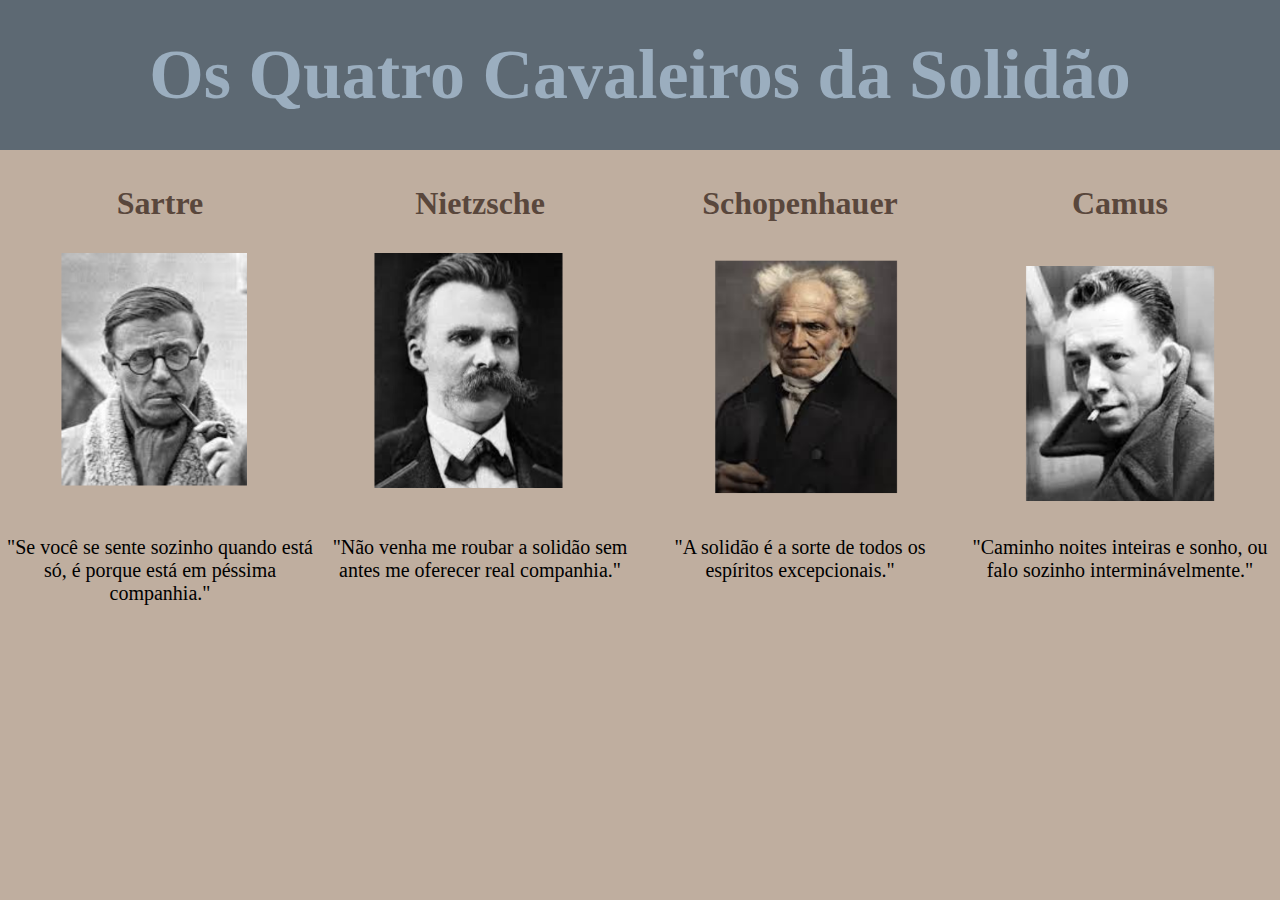
<file: projeto 2/index.html>
<!DOCTYPE html>
<html lang="pt-br">
    <head>
        <title>Filosofia Rizz</title>
        <meta charset="utf-8" />
        <link rel="stylesheet" href="estilo.css">
    </head>
        <body>
            <header>
                <h1>Os Quatro Cavaleiros da Solidão</h1>
            </header>
                    <div class="linha">
                        <div class="filosofos">
                            <h1>Sartre</h1>
                            <figure>
                            <img src="imagens/sartre.png" alt="Sartre">
                            </figure>
                            <p>"Se você se sente sozinho quando está só, é porque está em péssima companhia." </p>
                        </div>
                        <div class="filosofos">
                            <h1>Nietzsche</h1>
                            <figure>
                            <img src="imagens/niet.png" alt="Nietzsche">
                            </figure>
                            <p>"Não venha me roubar a solidão sem antes me oferecer real companhia." </p>
                        </div>
                        <div class="filosofos">
                            <h1>Schopenhauer</h1>
                            <figure>
                            <img src="imagens/shop.png" alt="Schopenhauer">
                            </figure>
                            <p>"A solidão é a sorte de todos os espíritos excepcionais." </p>
                        </div>
                        <div class="filosofos">
                            <h1>Camus</h1>
                            <figure>
                            <img src="imagens/camus.png" alt="Camus">
                            </figure>
                            <p>"Caminho noites inteiras e sonho, ou falo sozinho interminávelmente." </p>
                        </div>
                    </div>
        </body>
</html>
</file>
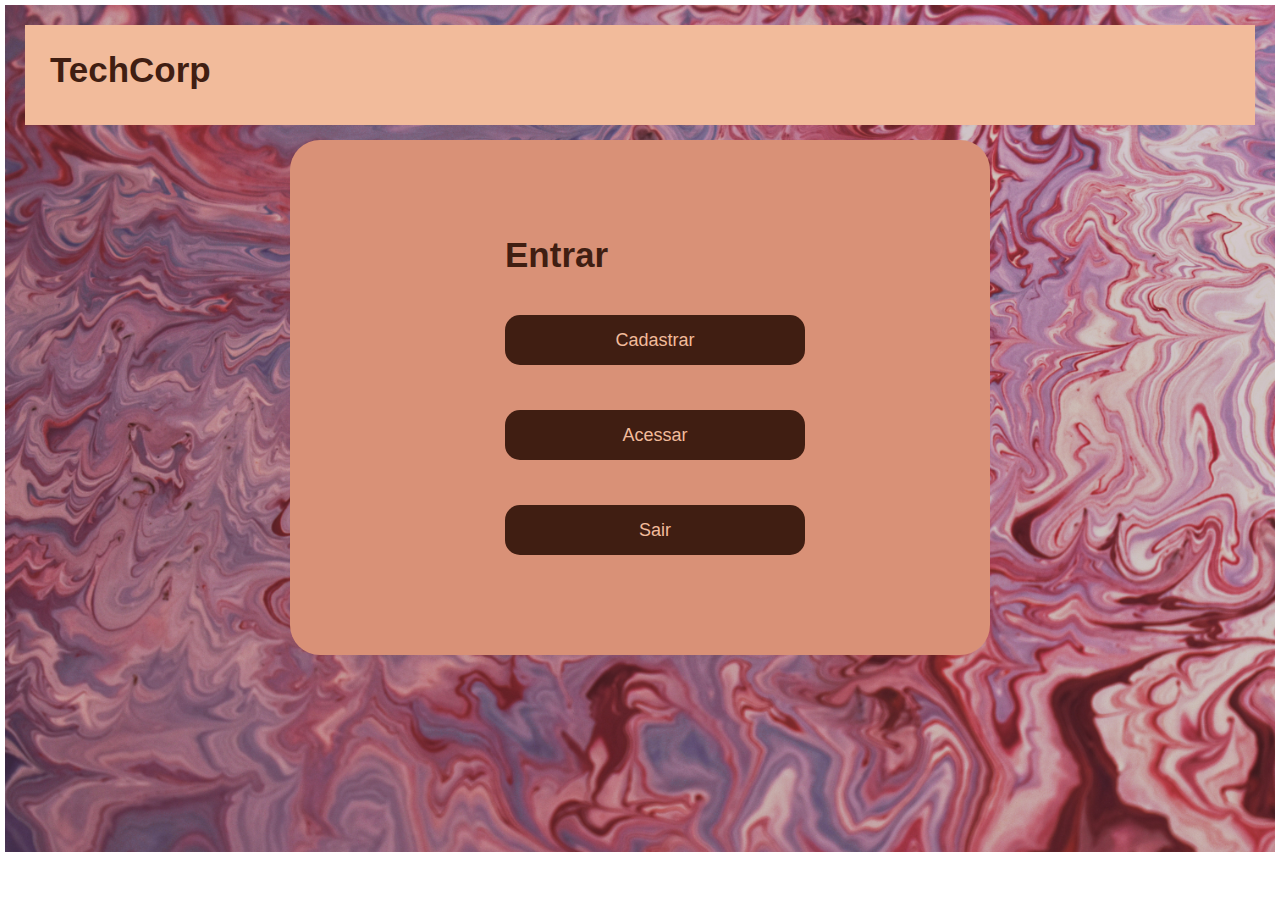
<file: projeto 3/index.html>
<!DOCTYPE html>
<html lang="pt-br">
    <head>
        <title>TechCorp RH</title>
        <meta charset="utf-8" />
        <link rel="stylesheet" href="estilo.css">
    </head>
        <body>
            <header>
                <figure>
                <h1>TechCorp</h1>
                </figure>
            </header>
            <main>
                <section>
                    <div class="Menu">
                        <h1>Entrar</h1>
                        <a href="cadastro.html"><button>Cadastrar</button></a>
                        <a href="login.html"><button>Acessar</button></a>
                        <a href="logoff.html"><button>Sair</button></a>
                    </div>
                </section>
            </main>
            <footer>
                
            </footer>
        </body>
</html>
</file>
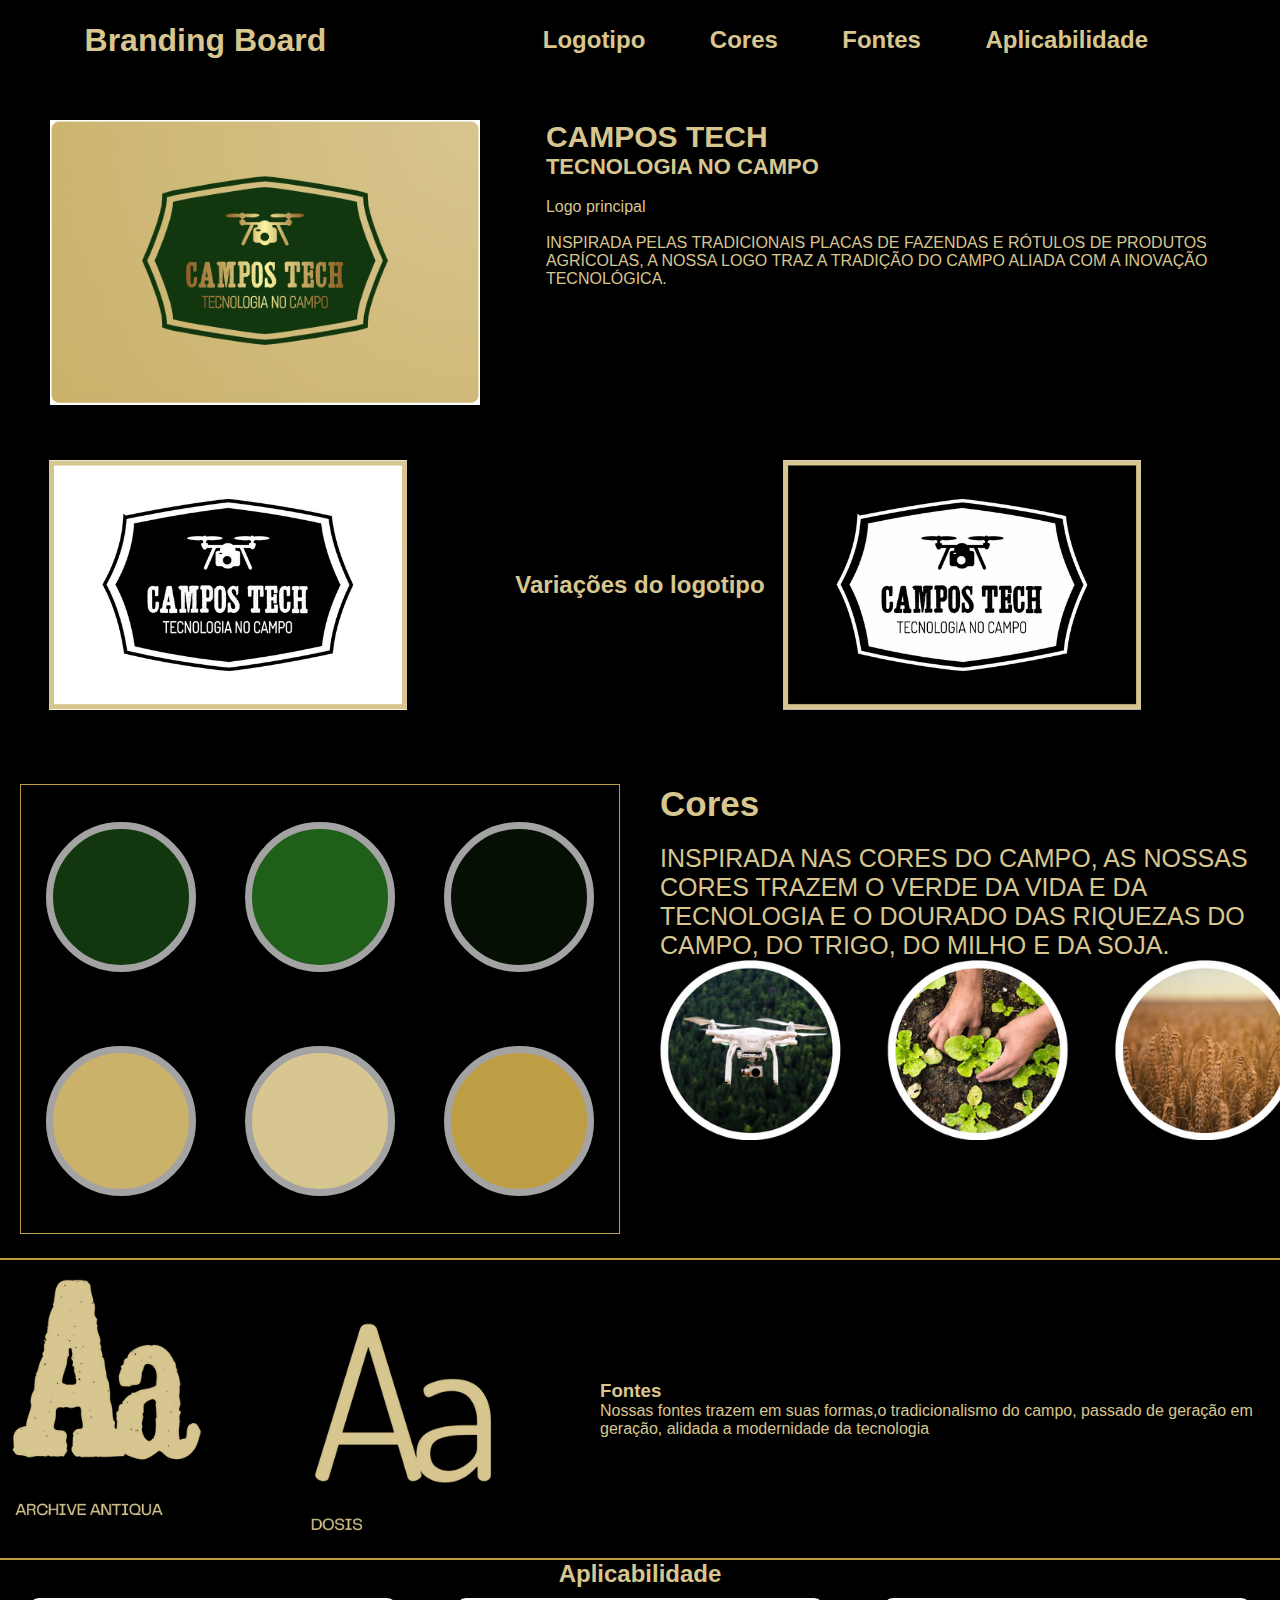
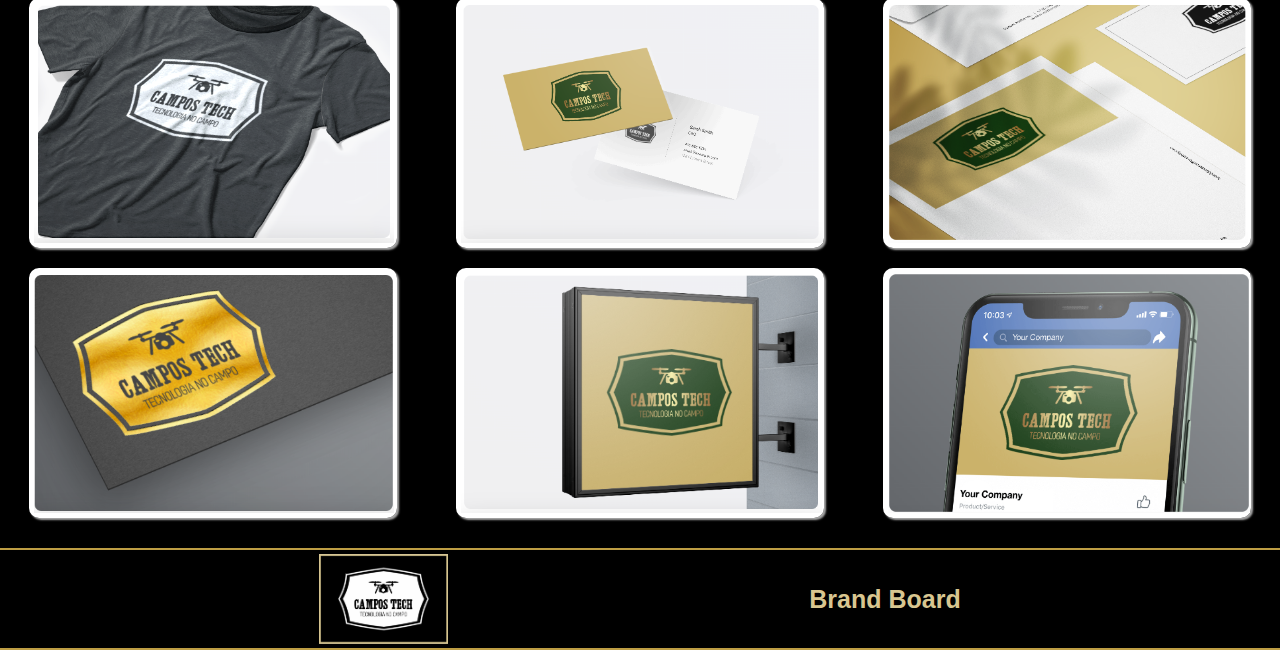
<file: projeto1/index.html>
<!DOCTYPE html>
<html lang="pt-br">
    <head>
        <meta charset="utf-8" />
        <meta name="viewport" content="width=device-width, initial-scale=1.0">
        <title>Branding Board</title>
        <link rel="" href="">
        <link rel="stylesheet" href="estilo.css">
    </head>
        <body>
            <header>
                <h1>Branding Board</h1>
                <nav>
                    <ul>
                        <li><a href="#logotipo">Logotipo</a></li>
                        <li><a href="#cores">Cores</a></li>
                        <li><a href="#fontes">Fontes</a></li>
                        <li><a href="#aplicabilidade">Aplicabilidade</a></li>
                    </ul>
                </nav>
            </header>
            <section id="logotipo">
                <div id="logo_linha1">
                    <figure>
                        <img src="imagens/logo1.png" width="430px">
                    </figure>
                    <article>
                        <h1>CAMPOS TECH</h1>
                        <h2>TECNOLOGIA NO CAMPO</h2><br>
                        <p>Logo principal</p><br>
                        <p>INSPIRADA PELAS TRADICIONAIS PLACAS DE FAZENDAS E RÓTULOS DE PRODUTOS AGRÍCOLAS, A NOSSA LOGO TRAZ A TRADIÇÃO DO CAMPO ALIADA COM A INOVAÇÃO TECNOLÓGICA.</p>
                    </article>
                </div>
                <div id="logo_linha2">
                    <figure>
                        <img src="imagens/logo2.png" height="250px">
                    </figure>
                    <h2>Variações do logotipo</h2>
                    <figure>
                        <img src="imagens/logo3.png" height="250px">
                    </figure>
                </div>
            </section>
            
            <section id="cores">
                <div id="circulo_cores">
                        <div class="circulo" style="background-color:#12370F"></div>
                        <div class="circulo" style="background-color:#1F5F1A"></div>
                        <div class="circulo" style="background-color:#050F04"></div>
                        <div class="circulo" style="background-color:#CBB26A"></div>
                        <div class="circulo" style="background-color:#D8C690"></div>
                        <div class="circulo" style="background-color:#BE9E44"></div>  
                </div>
                    <article>
                        <h3>Cores</h3>
                        <p>INSPIRADA NAS CORES DO CAMPO, AS NOSSAS CORES TRAZEM O VERDE DA VIDA E DA TECNOLOGIA E O DOURADO DAS RIQUEZAS DO CAMPO, DO TRIGO, DO MILHO E DA SOJA.</p>
                        <figure>
                            <img src="imagens/cores_inspiração.png" height="180px">
                        </figure>
                    </article>
            </section>
                </div>
            </section>
            <section id="fontes">
                <figure class="fontes_box">
                    <img src="imagens/fonte1.png" width="300px">
                </figure>
                <figure class="fontes_box">
                    <img src="imagens/fonte2.png" width="300px">
                </figure>
                <article>
                    <h3>Fontes</h3>
                    <p>Nossas fontes trazem em suas formas,o tradicionalismo do campo, passado de geração em geração, alidada a modernidade da tecnologia</p>
                </article>
                
            </section>
            <section id="aplicabilidade">
                <h2>Aplicabilidade</h2>
                <section id="grid_fotos">
                    <figure>
                        <img src="imagens/aplicabilidade_Camiseta.png" height="240px">
                    </figure>
                    <figure>
                        <img src="imagens/aplicabilidade_Cartão.png" height="240px">
                    </figure>
                    <figure>
                        <img src="imagens/aplicabilidade_Envelope.png" height="240px">
                    </figure>
                    <figure>
                        <img src="imagens/aplicabilidade_Logo Dourado.png" height="240px">
                    </figure>
                    <figure>
                        <img src="imagens/aplicabilidade_placa.png" height="240px">
                    </figure>
                    <figure>
                        <img src="imagens/aplicabilidade_social_media.png" height="240px">
                    </figure>
                </section>
            </section>
            <footer>
                <figure>
                    <img src="imagens/logo3.png" height="90px">
                </figure>
                <h2>Brand Board</h2>
                
            </footer>
        </body>
</html>
</file>
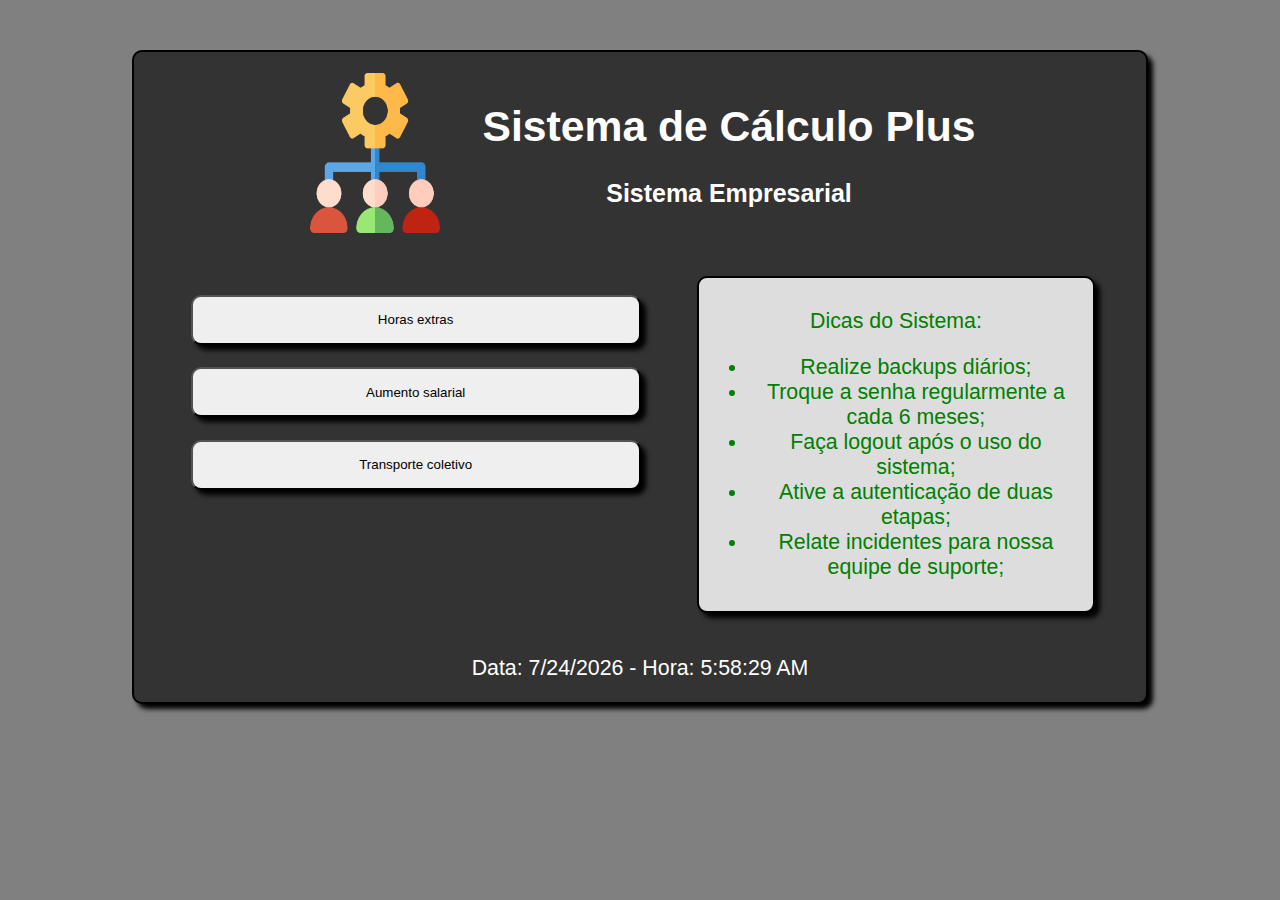
<file: projeto4/index.html>
<!DOCTYPE html>
<html lang="en">
<head>
    <meta charset="UTF-8">
    <meta name="viewport" content="width=device-width, initial-scale=1.0">
    <title>Sistema</title>
    <link rel="stylesheet" href="estilo.css">
</head>
<body>
    <div class="box">
        <div class="header">
            <img src="imagens/logo.png" alt="" id="logo">
            <div class="linha">
                <h1>Sistema de Cálculo Plus</h1>
                <h3>Sistema Empresarial</h3>
            </div>
        </div>
        <div class="main">
            <div class="form">
                <a href="horaextra/index.html"><input type="submit" value="Horas extras" onmousemove="mudar('imagens/hora-extra.png')" onmouseout="mudar('img/logo.png')"></a>
                <a href="aumentosalario/index.html"><input type="submit" value="Aumento salarial" onmousemove="mudar('imagens/aumento.png')" onmouseout="mudar('img/logo.png')"></a>
                <a href="transporte/index.html"><input type="submit" value="Transporte coletivo" onmousemove="mudar('imagens/transporte.png')" onmouseout="mudar('img/logo.png')"></a>
            </div>
            <div class="resultado">
                <p>Dicas do Sistema: </p>
                <div id="resul">
                    <ul>
                        <li>Realize backups diários;</li>
                        <li>Troque a senha regularmente a cada 6 meses;</li>
                        <li>Faça logout após o uso do sistema;</li>
                        <li>Ative a autenticação de duas etapas;</li>
                        <li>Relate incidentes para nossa equipe de suporte;</li>
                    </ul>
                </div>
            </div>
        </div>
        <p id="data"></p>
    </div>
    <script src="codigo.js"> </script>
    <script src="data.js"> </script>
</body>
</html>
</file>
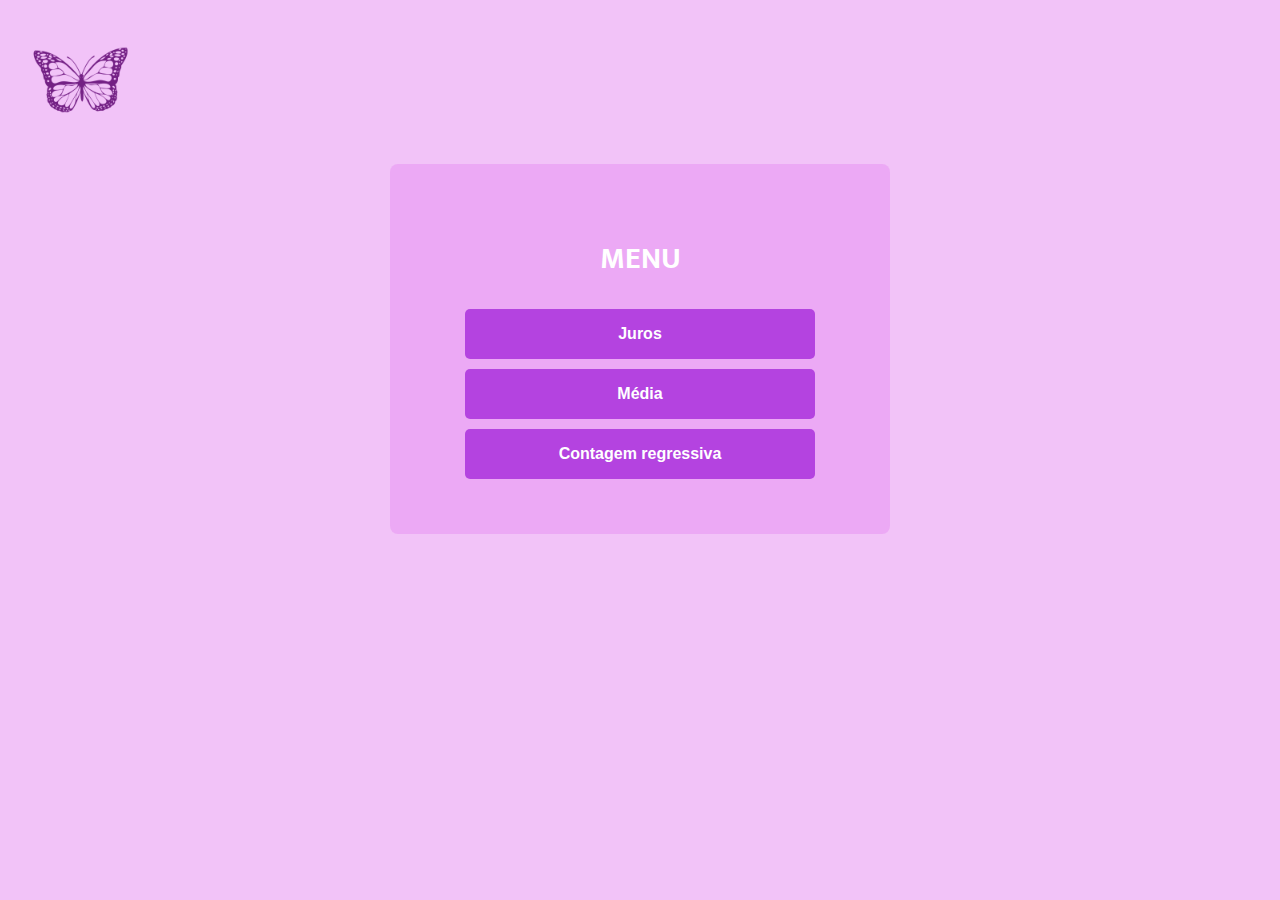
<file: projeto5/index.html>
<!DOCTYPE html>
<html lang="pt-br">
<head>
       <meta charset="utf-8">
       <meta name="viewport" content="width=device-width, initial-scale=1.0">
       <title>CALCULADORA</title>
    <link rel="stylesheet" href="estilo.css">
    <link rel="icon" href="imagens/logo.png">
    <style>
        @import url('https://fonts.googleapis.com/css2?family=Barlow:ital,wght@1,300&family=Mukta&display=swap');
    </style>
</head>

<body>
    <div id="tudo">
    <header>
        <figure>
            <img src = "imagens/logo.png">
        </figure>
    </header>
    <main>
        <section class="principal">
            <div class="menu">
                <h1>MENU</h1>
                <a href="juros/index.html"><input type="submit" value="Juros" class="botao"></a>
                <a href="media/index.html"><input type="submit" value="Média" class="botao"></a>
                <a href=".html"><input type="submit" value="Contagem regressiva" class="botao"></a>
            </div>
        </section>
    </main>
    </div>
</body>
</html>
</file>
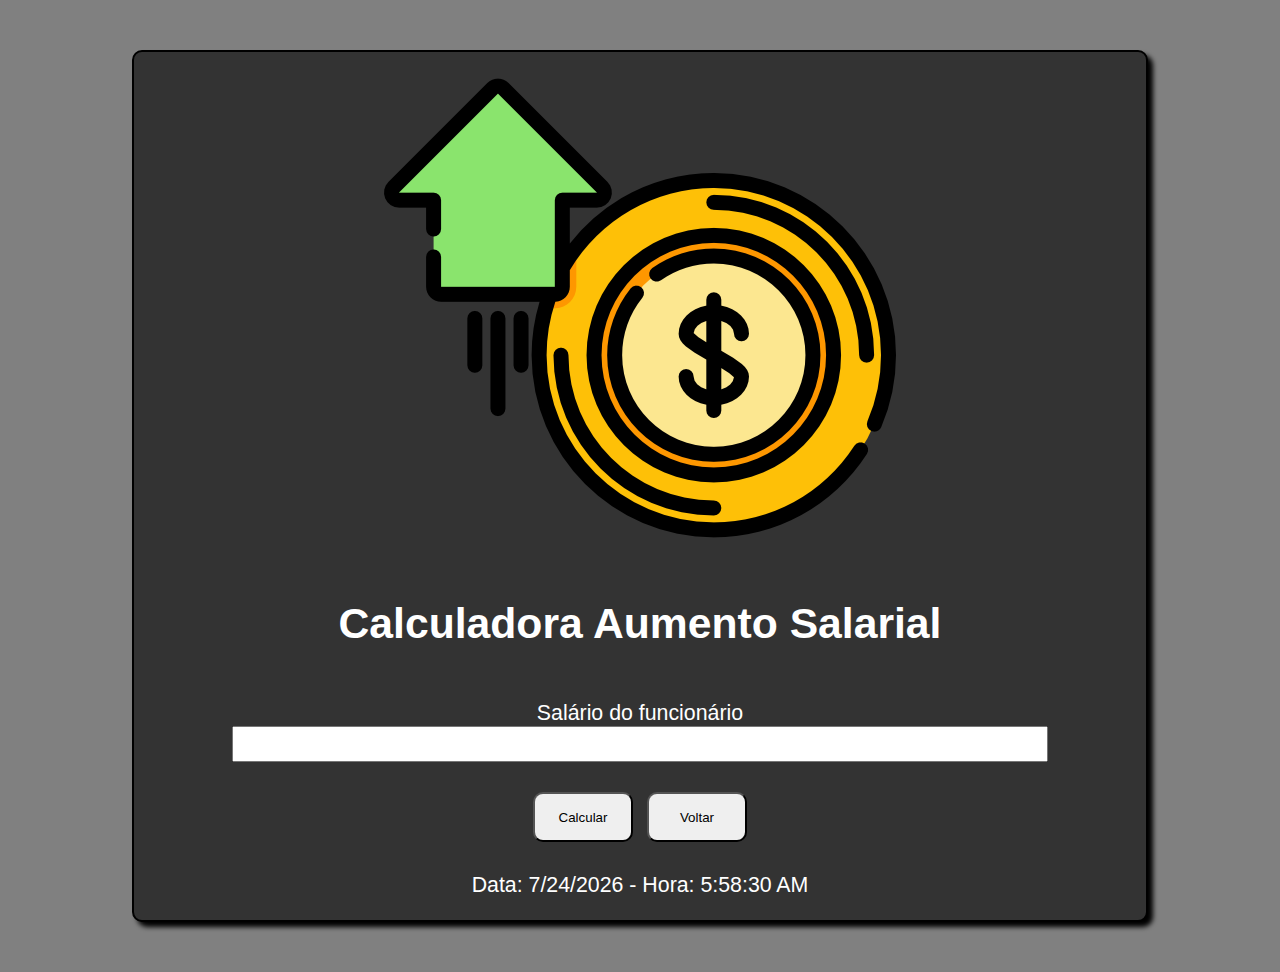
<file: projeto4/aumentosalario/index.html>
<!DOCTYPE html>
<html lang="pt-br">
<head>
    <meta charset="UTF-8">
    <meta name="viewport" content="width=device-width, initial-scale=1.0">
    <title>Aumento de salário</title>
    <link rel="stylesheet" href="estilo.css">
</head>
<body>
    <div class="box">
        <div class="header">
            <img src="../imagens/aumento.png" alt="">
            <h1>Calculadora Aumento Salarial</h1><br>
        </div>
        <div class="main">
            <div class="form">
                <label for="salario">Salário do funcionário</label><br>
                <input type="number" name="salario" id="salario"><br>

                <button onclick="calcular()">Calcular</button>
                <a href="../index.html"><button>Voltar</button></a>
            </div>
            <div class="resultado">
                <label for="res"></label>
                <p id="resul"> </p>
            </div>
        </div>
        <p id="data"></p>
    </div>
    <script src="codigo.js"> </script>
    <script src="..\data.js"> </script>
</body>
</html>
</file>
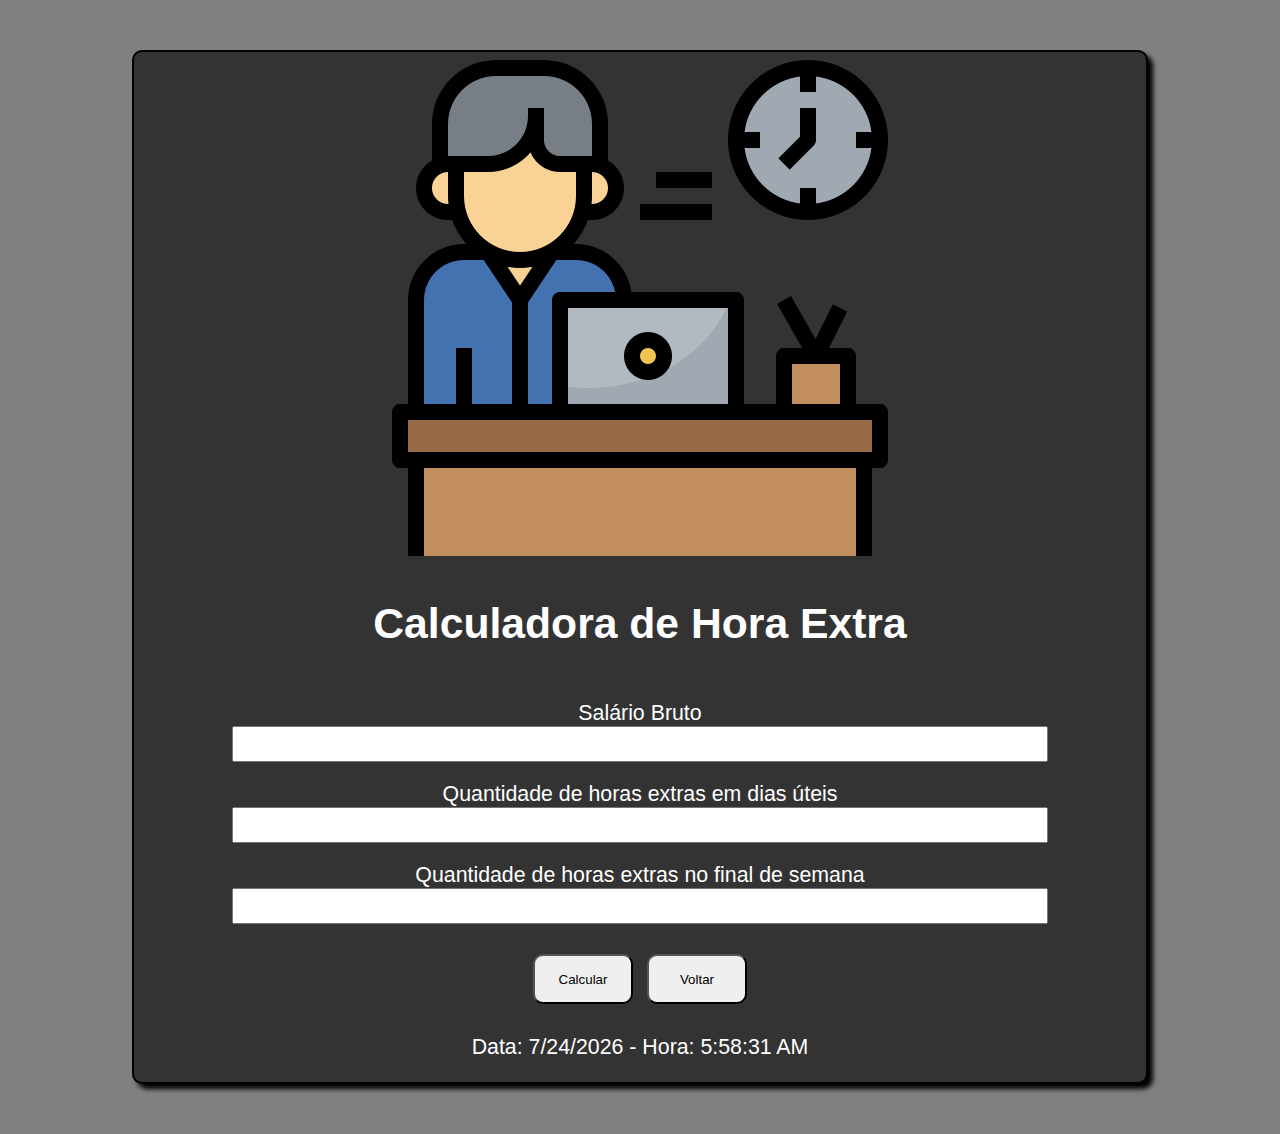
<file: projeto4/horaextra/index.html>
<!DOCTYPE html>
<html lang="pt-br">
<head>
    <meta charset="UTF-8">
    <meta name="viewport" content="width=device-width, initial-scale=1.0">
    <title>Hora Extra</title>
    <link rel="stylesheet" href="estilo.css">
</head>
<body>
    <div class="box">
        <div class="header">
            <img src="../imagens/hora-extra.png" alt="">
            <h1>Calculadora de Hora Extra</h1><br>
        </div>
        <div class="main">
            <div class="form">
                <label for="salario">Salário Bruto</label><br>
                <input type="number" name="salario" id="salario"><br>
                <label for="hora_semana">Quantidade de horas extras em dias úteis</label>
                <input type="number" name="hora_semana" id="hora_semana"><br>
                <label for="hora_final_semana">Quantidade de horas extras no final de semana</label>
                <input type="number" name="hora_final_semana" id="hora_final_semana"><br>
                <button onclick="calculo()">Calcular</button>
                <a href="../index.html"><button>Voltar</button></a>
            </div>
            <div class="resultado">
                <label for="res"> </label>
                <p id="resul"> </p>
            </div>
        </div>
        <p id="data"></p>
    </div>
    <script src="codigo.js"> </script>
    <script src="..\data.js"> </script>
</body>

</html>
        
        
        
        <p id="resul"></p>
    </div>
    <script src="codigo.js"></script>
</body>
</html>
</file>
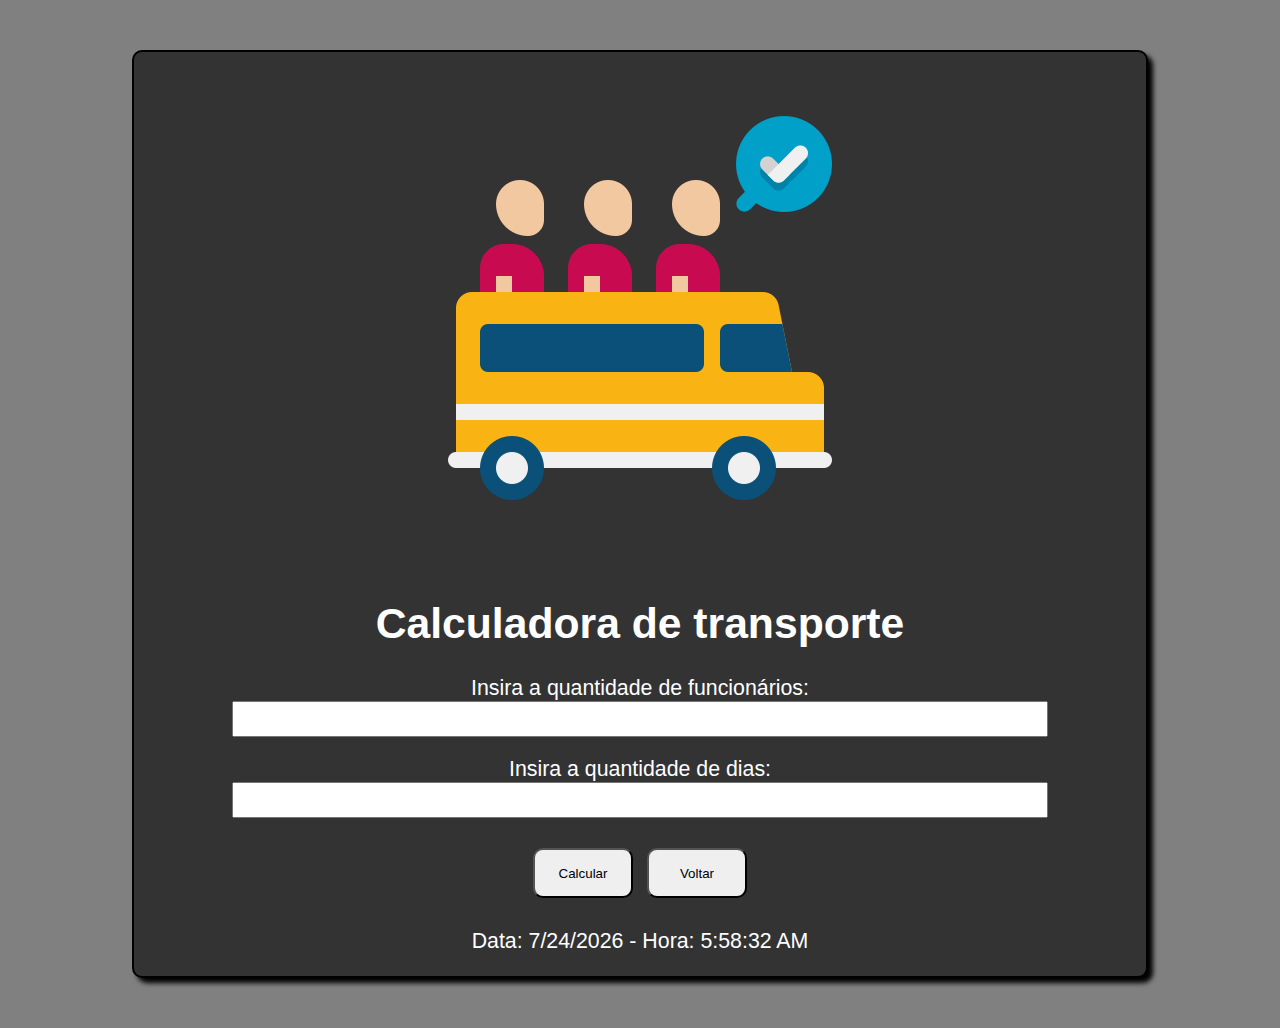
<file: projeto4/transporte/index.html>
<!DOCTYPE html>
<html lang="pt-br">

<head>
    <meta charset="UTF-8">
    <meta name="viewport" content="width=device-width, initial-scale=1.0">
    <title>Transporte de Colaboradores</title>
    <link rel="stylesheet" href="estilo.css">
</head>
<body>
    <div class="box">
        <div class="header">
            <img src="../imagens/transporte.png" alt="">
            <h1>Calculadora de transporte</h1>
        </div>
        <div class="main">
            <div class="form">
                <label for="funcionarios">Insira a quantidade de funcionários: </label>
                <input type="number" name="funcionarios" id="funcionarios">
                <br>
                <label for="dias">Insira a quantidade de dias: </label>
                <input type="number" name="dias" id="dias">
                <br>
                <button onclick="calcular()">Calcular</button>
                <a href="../index.html"><button>Voltar</button></a>
                <br>
            </div>
            <div class="resultado">
                <label for="resul"></label>
                <p id="resul"> </p>
            </div>
        </div>
        <p id="data"></p>
    </div>
    <script src="codigo.js"></script>
    <script src="..\data.js"> </script>
</body>
</html>
</file>
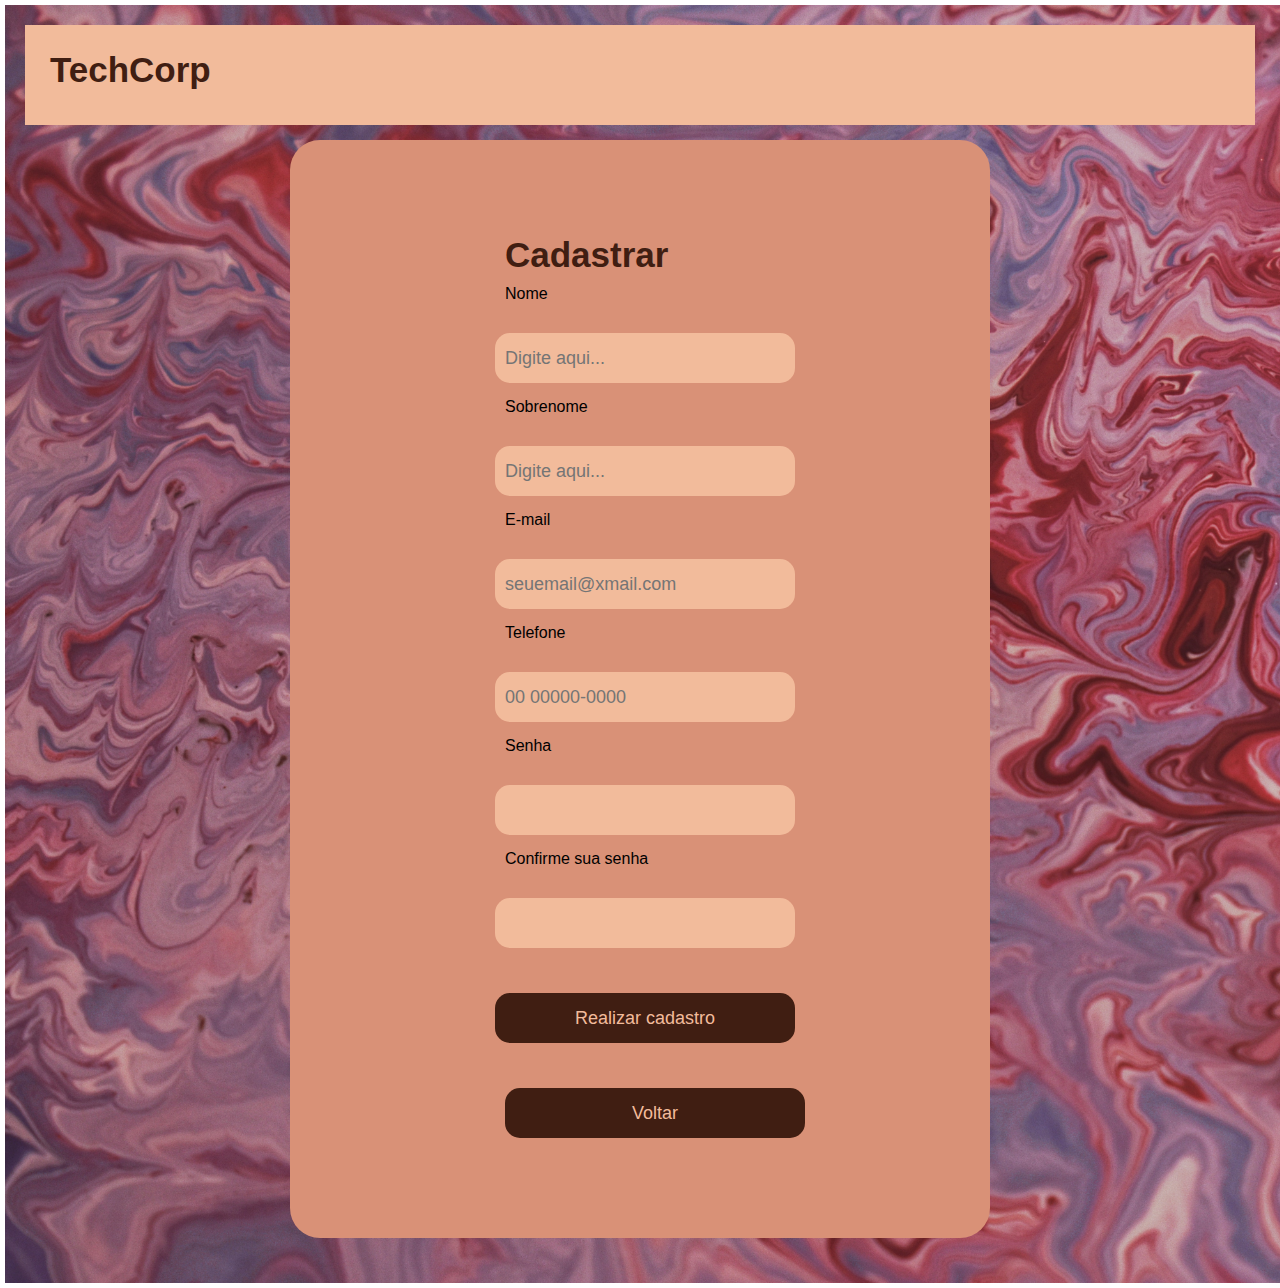
<file: projeto 3/cadastro.html>
<!DOCTYPE html>
<html lang="pt-br">
    <head>
        <title>TechCorp - Cadastro</title>
        <meta charset="utf-8" />
        <link rel="stylesheet" href="estilo.css">
    </head>
        <body>
            <header>
                <figure>
                <h1>TechCorp</h1>
                </figure>
            </header>
            <main>
                <section>
                    <div class="cadastro">
                        <h1>Cadastrar</h1>
                        <label>Nome</label>
                        <input type="text" name="camponome" placeholder="Digite aqui..." required>
                        <label>Sobrenome</label>
                        <input type="text" name="camposobrenome" placeholder="Digite aqui..." required>
                        <label>E-mail</label>
                        <input type="email" name="campoemail" placeholder="seuemail@xmail.com" required maxlength="@">
                        <label>Telefone</label>
                        <input type="text" name="telefone" placeholder="00 00000-0000" required maxlength="11">
                        <label>Senha</label>
                        <input type="password" name="senha">
                        <label>Confirme sua senha</label>
                        <input type="password" name="confsenha">
                        <button>Realizar cadastro</button>
                        <a href="index.html"><button>Voltar</button></a>
                    </div>
                </section>
            </main>
            <footer>
                
            </footer>
        </body>
</html>
</file>
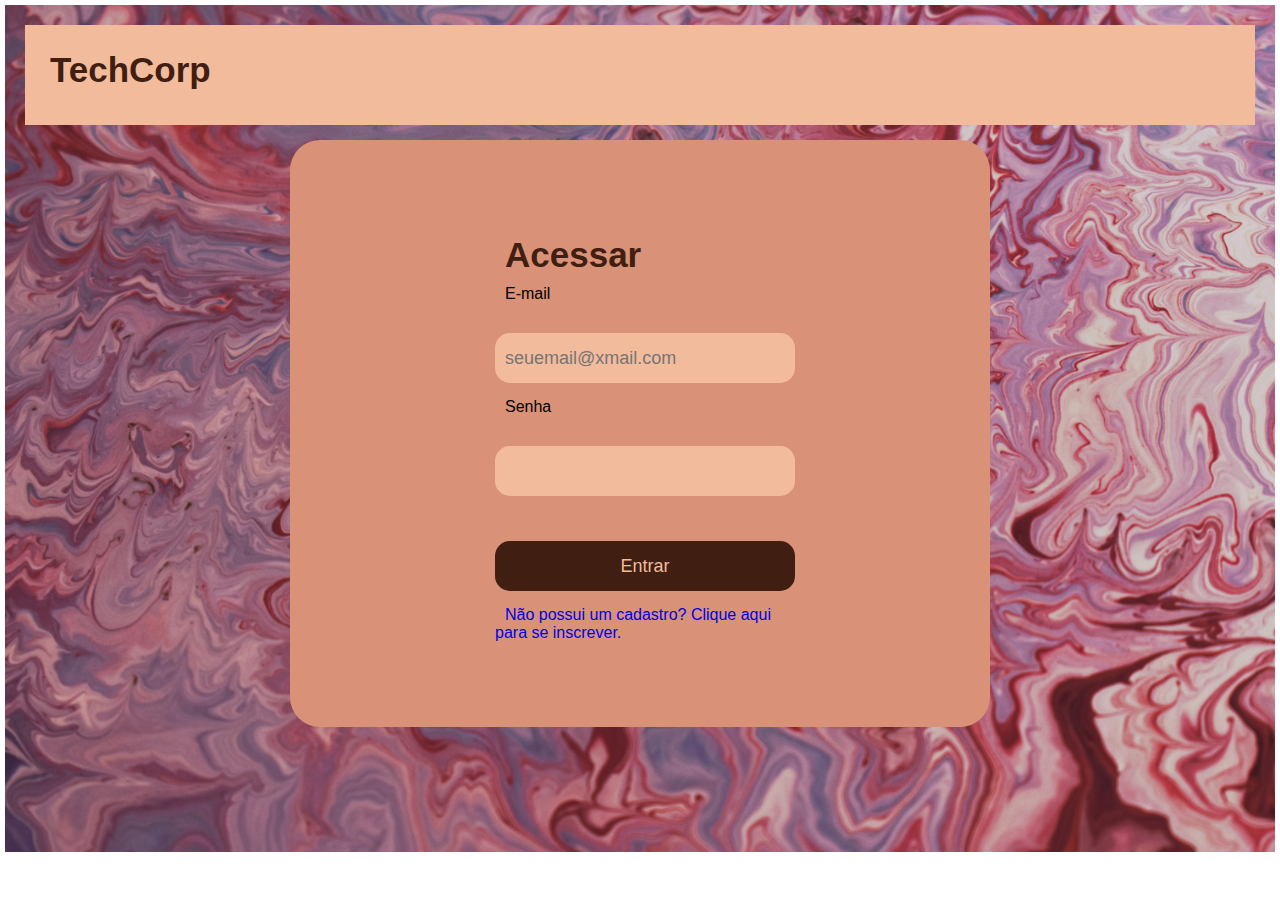
<file: projeto 3/login.html>
<!DOCTYPE html>
<html lang="pt-br">
    <head>
        <title>TechCorp - Acesso</title>
        <meta charset="utf-8" />
        <link rel="stylesheet" href="estilo.css">
    </head>
        <body>
            <header>
                <figure>
                <h1>TechCorp</h1>
                </figure>
            </header>
            <main>
                <section>
                    <div class="acesso">
                        <h1>Acessar</h1>
                        <label>E-mail</label>
                        <input type="email" name="campoemail" placeholder="seuemail@xmail.com" required maxlength="@">
                        <label>Senha</label>
                        <input type="password" name="senha">
                        <button >Entrar</button>
                        <a href="index.html">Não possui um cadastro? Clique aqui para se inscrever.</a>
                    </div>
                </section>
            </main>
            <footer>
                
            </footer>
        </body>
</html>
</file>
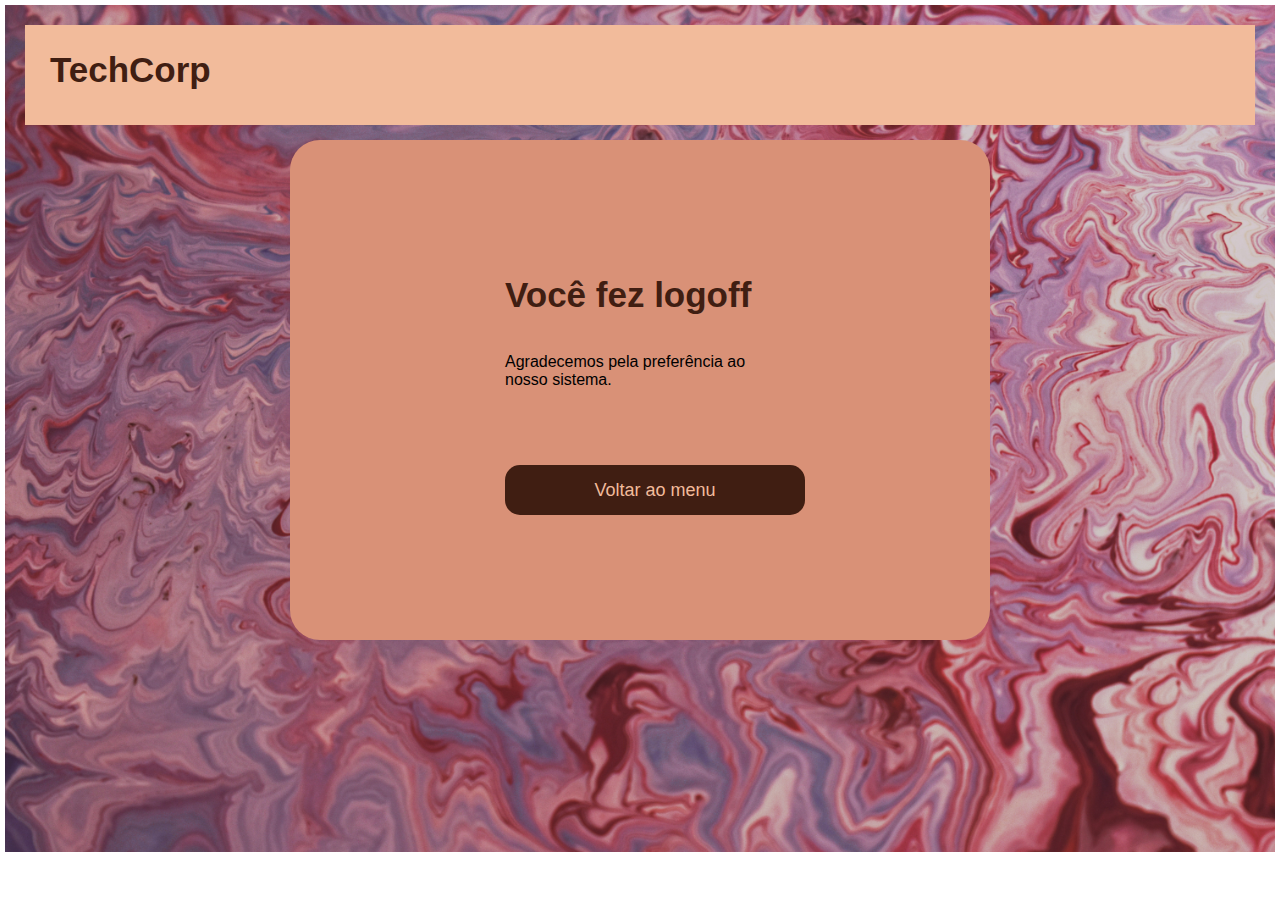
<file: projeto 3/logoff.html>
<!DOCTYPE html>
<html lang="pt-br">
    <head>
        <title>TechCorp - Sair</title>
        <meta charset="utf-8" />
        <link rel="stylesheet" href="estilo.css">
    </head>
        <body>
            <header>
                <figure>
                <h1>TechCorp</h1>
                </figure>
            </header>
            <main>
                <section>
                    <div class="sair">
                        <h1><br>Você fez logoff</h1><br>
                        <p>Agradecemos pela preferência ao nosso sistema.</p><br>
                        <br><a href="index.html"><button>Voltar  ao menu</button></a>
                    </div>
                </section>
            </main>
            <footer>
                
            </footer>
        </body>
</html>
</file>
<file: projeto 2/estilo.css>
/* DOCUMENTO CSS */
*{
	margin: 0;
	padding: 0;
	box-sizing: border-box;
}
body {
	height: 100%;
    width: 100%;
	font-family: 'Snell Roundhand';
    background-color: #BFAE9F;
}
header { 
	background-color: #5D6973;
	height: 100%;
	padding: 35px;
	color: #9BAEBF;
	text-align: center;
    font-size: 35px;
}
.linha {
    width: 100%;
    display: flex;
    background-color: #BFAE9F;
    flex-wrap: wrap;
}
.filosofos {
    width: 25%;
    color: #000;
    text-align: center;
    display: flex;
    flex-direction: column;
    padding: 5px ;
    border-radius: 35px;
}
img {
    width: 100%;
}
.filosofos h1{
    padding-top: 30px;
    color: #59473C;
}
.filosofos p{
    font-size: 20px;
}

@media screen and (max-width: 1200px) {
    .filosofos {
        width: 48%;
    }
}

@media screen and (max-width: 768px) {
    .filosofos {
        width: 100%;
        margin: 0;
    }
}
</file>
<file: projeto1/estilo.css>
/* DOCUMENTO CSS */
*{
	margin: 0;
	padding: 0;
	box-sizing: border-box;
}
body {
	font-family: 'Dosis', sans-serif;
    background-color: #000;
    color: #D8C690;
    font-size: 16px;
}
header {
	height: 80px;
    background-color: #000;
    display: flex;
    flex-direction: row;
    justify-content: space-around;
    align-items: center;
}
nav {
    width: 700px;
    height: 80px;
    display: flex;
    flex-direction: row;
    justify-content: center;
    align-items: center;
}
nav ul li {
    display: inline;
    list-style: none;
}
nav ul li a {
    padding: 0 30px;
    font-size: 24px;
    text-decoration: none;
    color: #D8C690;
    font-weight: 600;
}
nav ul li a:hover{
    text-decoration: underline;
}
#logotipo {
    height: 680px;
    background-color: #000;
    padding: 30px;
}
#logotipo #logo_linha1 {
    height: 310px;
    border-bottom: 2px solid #000;
    margin-bottom: 30px;
    display: flex;
    flex-direction: row;
    justify-content: space-around;
}
#logotipo #logo_linha1 figure {
    height: 280px;
    width: 500px;
    margin-top: 10px;
    margin-left: 20px;
}
#logotipo #logo_linha1 article {
    width: 710px;
}
#logotipo #logo_linha1 article h1 {
    margin-top: 10px;
    font-size: 30px;
}
#logotipo #logo_linha1 article h2 {
    font-size: 22px;
}
 #logotipo #logo_linha2 {
    height: 270px;
    display: flex;
    flex-direction: row;
    justify-content: space-evenly;
    align-items: center;
}
#logotipo #logo_linha2 figure {
    width: 280px;
    height: 280px;
    display: flex;
    align-items: center;
    justify-content: center;
    padding-right: 90px;
}
#cores {
    height: 500px;
    background-color: #000;
    display: flex;
    flex-direction: row;
    justify-content: space-around;
    align-items: center;
    border-bottom: 2px solid #BE9E44;
}
#cores #circulo_cores {
    width: 600px;
    height: 450px;
    border: 1px solid #BE9E44;
    display: flex;
    flex-direction: row;
    justify-content: space-around;
    align-items: center;
    flex-wrap: wrap;
    color: #fff;
}
#cores #circulo_cores .circulo {
    width: 150px;
    height: 150px;
    border-radius: 100%;
    border: 7px solid #a3a3a3;
    display: flex;
    justify-content: center;
    align-items: center;
    font-size:20px ;
    font-weight: 900;
}
#cores article{
    width: 600px;
    height: 450px;
    font-size: 25px;
}
#cores article h3 {
    margin-bottom: 20px;
    font-size: 35px;
}
#cores_inspiracao {
    margin-top: 80px;
}
#fontes {
    height: 300px;
    background-color: #000;
    display: flex;
    justify-content: space-around;
    align-items: center;
    border-bottom: 2px solid #BE9E44;
}
#fontes .fontes_box {
    width: 280px;
    height: 280px;
    margin: 10px;
    background-color: #000;
}
#fontes article {
    width: 800px;
}
#aplicabilidade {
    text-align: center;
    height: 590px;
    background-color: #000;
    border-bottom: 2px solid #BE9E44;
}
#aplicabilidade #grid_fotos {
    display: flex;
    flex-direction: row;
    justify-content: space-around;
    align-items: center;
    flex-wrap: wrap;
}
#aplicabilidade #grid_fotos figure {
    width:368px;
    height: 250px;
    margin: 10px;
    border: 5px solid #fff;
    border-radius: 10px;
    box-shadow: 2px 2px 2px #a8a8a8;
}
footer {
	height: 100px;
    display: flex;
    flex-direction: row;
    justify-content: center;
    align-items: center;
    background-color: #000;
    border-bottom: 2px solid #BE9E44
}
footer figure {
    width: 90px;
    height: 90px;
    background-color: #c1ca5e;
}
footer h2 {
    font-size: 25px;
    margin-left: 400px;
}
</file>
<file: projeto4/estilo.css>
body {
    background-color: grey;
    color: white;
    font: 16pt Arial;
    text-align: center;
}
.box {
    width: 80%;
    height: 80%;
    margin: 50px auto;
    border: 2px black solid;
    background-color: #333;
    border-radius: 10px;
    box-shadow: 5px 5px 5px #000;
    text-align: center;
}
.header {
    width: 70%;
    margin: 1em auto;
    display: flex;
    justify-content: space-around;
}
.header img {
    width: 20%;
    height: auto;
}
.header .linha {
    width: auto;
}
.main {
    display: flex;
    width: 95%;
}
.form {
    width: 60%;
    padding-top: 3%;
}
.resultado {
    width: 40%;
    margin: 1em auto;
    padding: 1%;
    color: green;
    border: 2px black solid;
    background-color: #ddd;
    border-radius: 10px;
    box-shadow: 5px 5px 5px #000;
}
.main .form a {
    width: 100%;
}
input {
    height: 30px;
    width: 80%;
    margin-bottom: 20px;
    border-radius: 10px;
    box-shadow: 5px 5px 5px #000;
}
input[type="submit"] {
    margin: 2%;
    height: 50px;
    box-shadow: 5px 5px 5px #000;
}
button{
    box-shadow: 5px 5px 5px #000;
}
input[type="submit"]:hover {
    background-color: #0056b3;
    /* Cor de fundo alterada no hover */
}
#res {
    font-size: normal;
    text-align: justify;
}
button {
    width: 100px;
    height: 50px;
    border-radius: 10px;
    margin: 10px 4px;
}
</file>
<file: projeto5/estilo.css>
*{
    margin: 0;
    padding: 0;
    box-sizing: border-box;
    text-decoration: none;
    /* border: 1px red solid; */
}
body {
    font-family: 'Barlow', sans-serif;
    font-family: 'Mukta', sans-serif;
}
#tudo {
    height: 100vh;
    width: 100vw;
    background-color: #e996f291;
}
header {
    height: 100px;
    padding-top: 30px;
    background-color: 666666ff;

}
header figure {
    height: 100px;
    margin-left: 30px;
}
header figure img {
    height: 100%;
}  
main {
    height: auto;
    display: flex;
    justify-content: center;
    background-color: 666666ff;
}
.principal{
    background-color: #e996f291;
    border-radius: 8px;
    margin: 5% auto;
    display: flex;
    flex-direction: column;
    justify-content: center;
    align-items: center;
}
.principal2{
    display: flex;
    flex-direction: column;
    justify-content: center;
    align-items:center;
    width: 40%;
    min-height: 70%;
    background-color: #881a1a;
    border-radius: 8px;
    margin: 5% auto;
}
.formulario{
    width: 90%;
    margin: 10% auto;


}
.menu{
    width: 500px;
    margin: 10% auto;
    display: flex;
    flex-direction: column;
    justify-content: center;
    align-items: center;
}
main section form {
    width: 300px;
    margin: 75px auto;
   
}
main section input{
    height: 50px;
    width: 80%;
    border-radius: 5px;
    border: none;
    margin: 5px 0 5px 0;
    background-color: #871063;
    color: #ddd;
    padding: 10px;
    font-size: 18px;
}
main section h1 {
    color: #fff;
    font-size: 30px;
    padding: 20px;
}
main section form input::placeholder{
    color: #a4a4a4;
    font-weight: 400;
}
.botao{
    background-color: rgb(180, 67, 224);
    color: #fff;
    font-weight: 700;
    font-size: 16px;
    cursor: pointer;
    transition: 1.0s;
    width: 70%;
}
.botao:hover{
    background-color: rgb(180, 67, 224);
}
.vermelho{
    background-color: rgb(180, 67, 224);
}
.vermelho:hover{
    background-color: #ffffff;
}
a{
    width: 100%;
    text-align: center;
}
.linha{
    display: flex;
    width: 100%;
    justify-content: center;
    align-items: center;
    color: #ddd;
}
.coluna{
    display: flex;
    flex-direction: column;
}
.titulo{
    text-align: center;
    font-weight: bolder;
    margin-bottom: 3%;
    color: #ddd;
}
@media(max-width: 768px){
    main{
        min-height: 50%;
    }
    .principal{
        width: 60%;
    }
}
.data{
    color: #ffffff;
}
</file>
<file: projeto4/aumentosalario/estilo.css>
/* DOCUMENTO CSS */

body {
    background-color: gray;
    color: white;
    font: 16pt Arial;
    text-align: center;
}
.box {
    width: 80%;
    height: 80%;
    margin: 50px auto;
    border: 2px black solid;
    background-color: #333;
    border-radius: 10px;
    box-shadow: 5px 5px 5px #000;
    text-align: center;
}
input {
    height: 30px;
    width: 80%;
    margin-bottom: 20px;
}
#res {
    font-size: larger;
    color: red;
    text-align: center;
}
button {
    width: 100px;
    height: 50px;
    border-radius: 10px;
    margin: 10px 4px;
}
</file>
<file: projeto4/horaextra/estilo.css>
/* DOCUMENTO CSS */

body {
    background-color: gray;
    color: white;
    font: 16pt Arial;
    text-align: center;
}
.box {
    width: 80%;
    height: 80%;
    margin: 50px auto;
    border: 2px black solid;
    background-color: #333;
    border-radius: 10px;
    box-shadow: 5px 5px 5px #000;
    text-align: center;
}
input {
    height: 30px;
    width: 80%;
    margin-bottom: 20px;
}
#res {
    font-size: larger;
    color: red;
    text-align: center;
}
button {
    width: 100px;
    height: 50px;
    border-radius: 10px;
    margin: 10px 4px;
}
</file>
<file: projeto4/transporte/estilo.css>
/* DOCUMENTO CSS */

body {
    background-color: gray;
    color: white;
    font: 16pt Arial;
    text-align: center;
}
.box {
    width: 80%;
    height: 80%;
    margin: 50px auto;
    border: 2px black solid;
    background-color: #333;
    border-radius: 10px;
    box-shadow: 5px 5px 5px #000;
    text-align: center;
}
input {
    height: 30px;
    width: 80%;
    margin-bottom: 20px;
}
#res {
    font-size: larger;
    color: red;
    text-align: center;
}
button {
    width: 100px;
    height: 50px;
    border-radius: 10px;
    margin: 10px 4px;
}
</file>
<file: projeto 3/estilo.css>
/* DOCUMENRO CSS */

/* RESET CSS */
*{
	margin: 5px;
	padding: 5px;
	box-sizing: border-box;
	text-decoration: none;
} 
body{
	font-family: Helvetica;
	background-image: url("fundo.jpg");
	background-size: cover;
	background-repeat: no-repeat;
}
header{
	height: 100px;
	background-color: #F2BB9B;
}
main{
	display: flex;
	justify-content: center;
}
main section {
	width: 700px;
	min-height: 500px;
	background-color: #D99177;
	border-radius: 30px;
} 
main section div {
	width: 300px;
	margin: 75px auto;
}
main section div button {
	height: 50px;
	width: 300px;
	border-radius: 15px;
	border: none;
	margin: 30px 0 15px 0;
	background-color: #401E12; 
	color: #F2BB9B;
	padding: 10px;
	font-size: 18px;
}
main section div input {
	height: 50px;
	width: 300px;
	border-radius: 15px;
	border: none;
	margin: 30px 0 15px 0;
	background-color: #F2BB9B;
	color: #401E12;
	padding: 10px;
	font-size: 18px;
}
header h1 {
	color: #401E12;
	font-size: 35px;
}
main section div h1 {
	color: #401E12;
	font-size: 35px;
}
</file>
